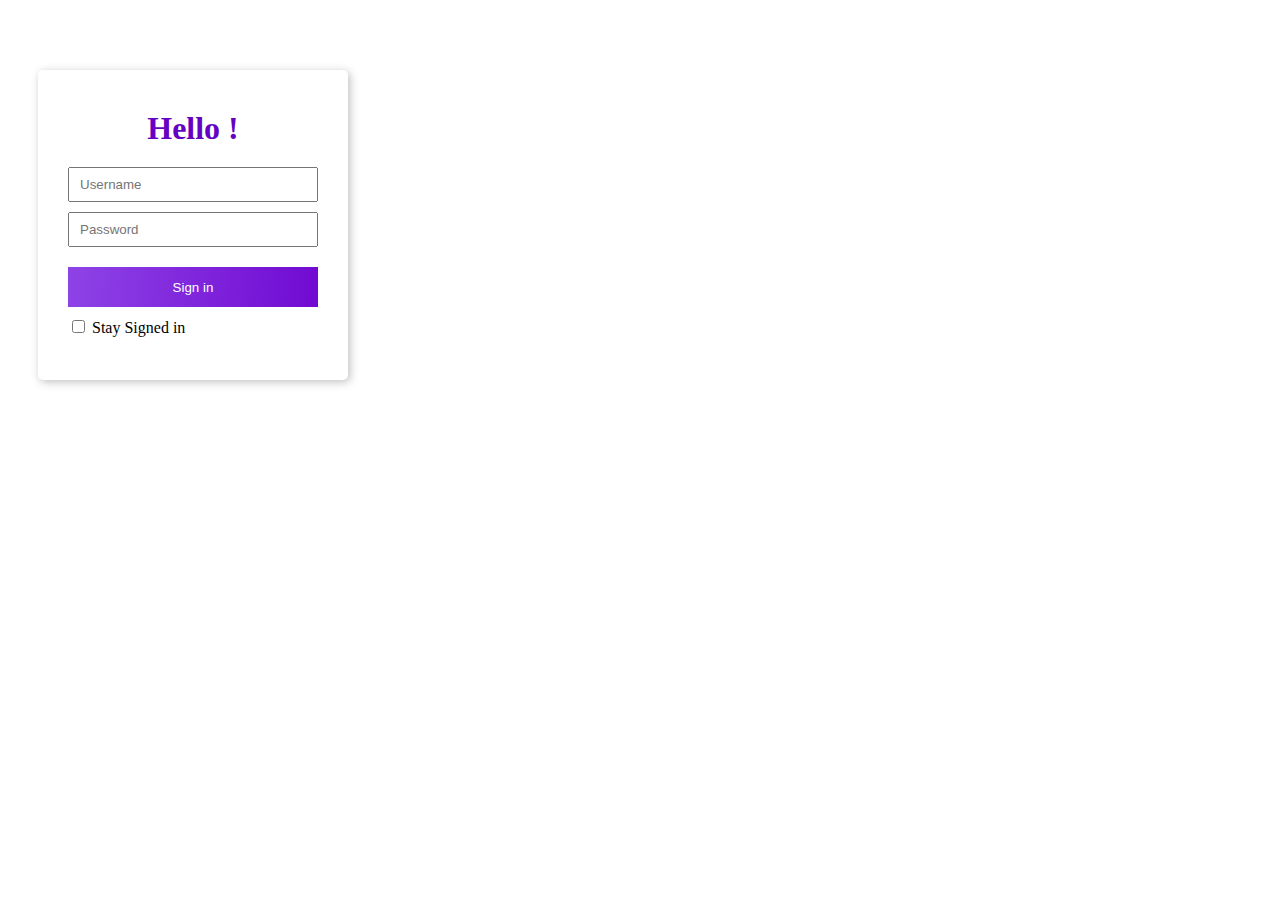
<file: input_tag/index.html>
<!DOCTYPE html>
<html lang="ko">
<head>
  <meta charset="UTF-8">
	<link rel="stylesheet" href="style.css">
  <title>JS with Codeit</title>
</head>
<body>
  <div id="form">
    <h1 class="title">Hello !</h1>
    <input type="text" id="username" class="input" placeholder="Username">
    <input type="password" id="password" class="input" placeholder="Password">
    <input type="button" id="submit" class="btn" value="Sign in">
    <input type="checkbox" id="checkbox">
    <label for="checkbox">Stay Signed in</label>
  </div>
  <script src="index.js"></script>
</body>
</html>
</file>
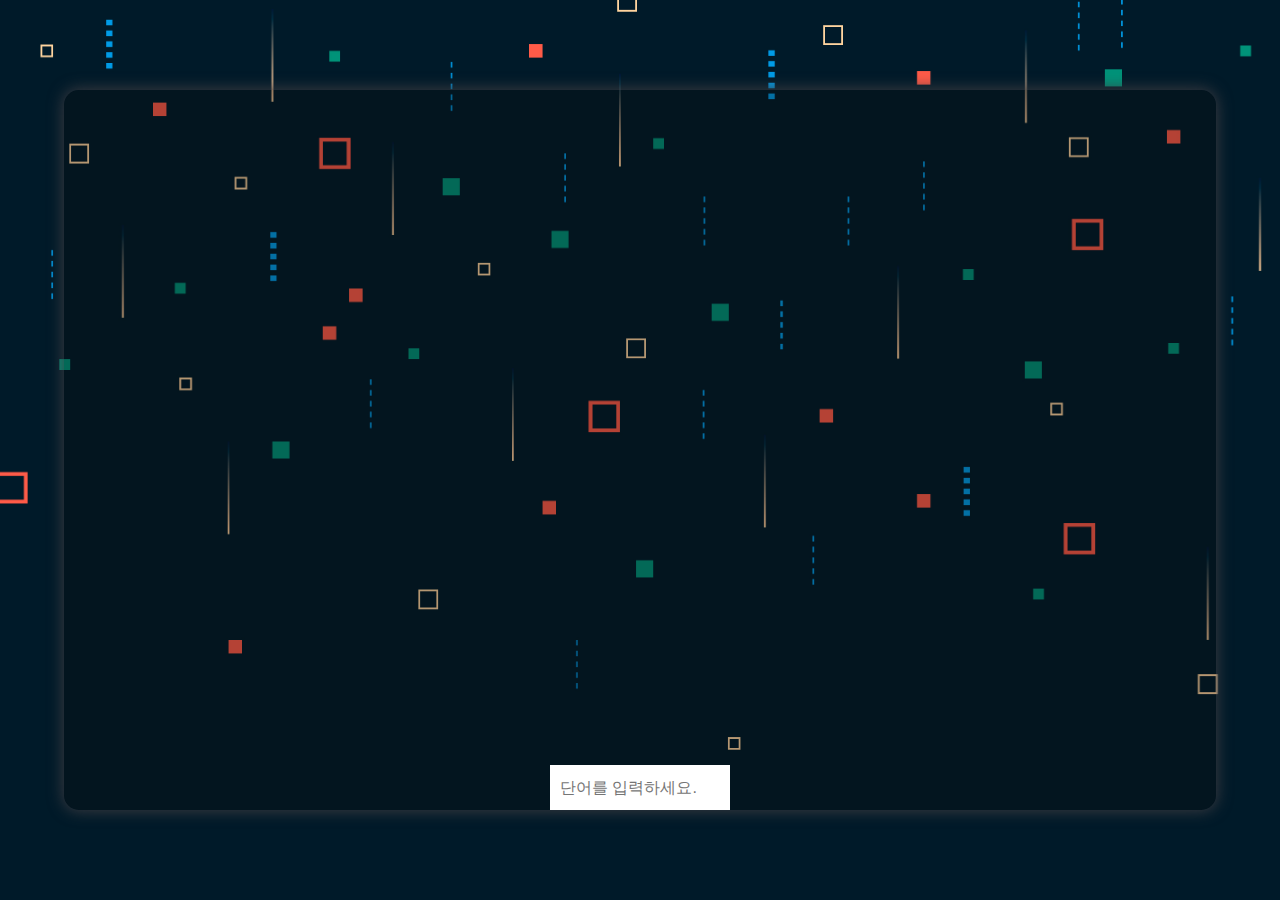
<file: 산성비 게임/index.html>
<!DOCTYPE html>
<html lang="ko">
    <head>
        <meta charset="UTF-8">
        <title>산성비 게임</title> 
        <link rel="stylesheet" href="./style.css">
    </head>
    <body>
    <!--입력창-->
        <div id="container">
            <input id="input" type="text" placeholder="단어를 입력하세요.">
        </div>
    <script src="./index.js"></script>
    <script src="./initializer.js"></script>
    </body>
</html>
</file>
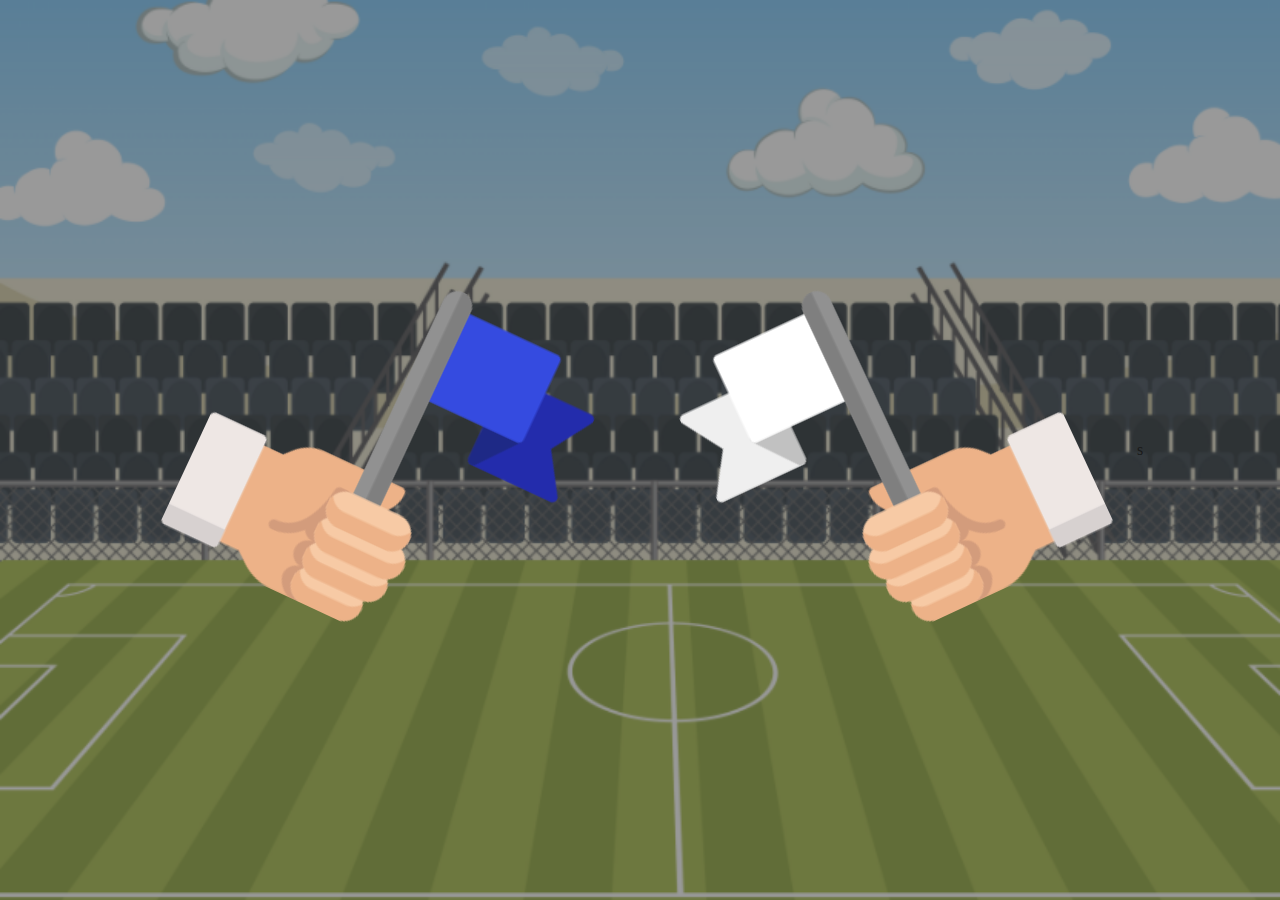
<file: 청기 백기/index.html>
<!DOCTYPE html>
<html lang="ko">
<head>
  <meta charset="UTF-8">
  <link rel="stylesheet" href="style.css">
  <title>청기 백기</title>
</head>
<body>
  <div class="container">
    <img src="imgs/flag-blue.png" alt="flag" class="flag flag-blue">
    <img src="imgs/flag-white.png" alt="flag" class="flag flag-white">
  </div>
  <script src="index.js"></script>
</body>
</html>s
</file>
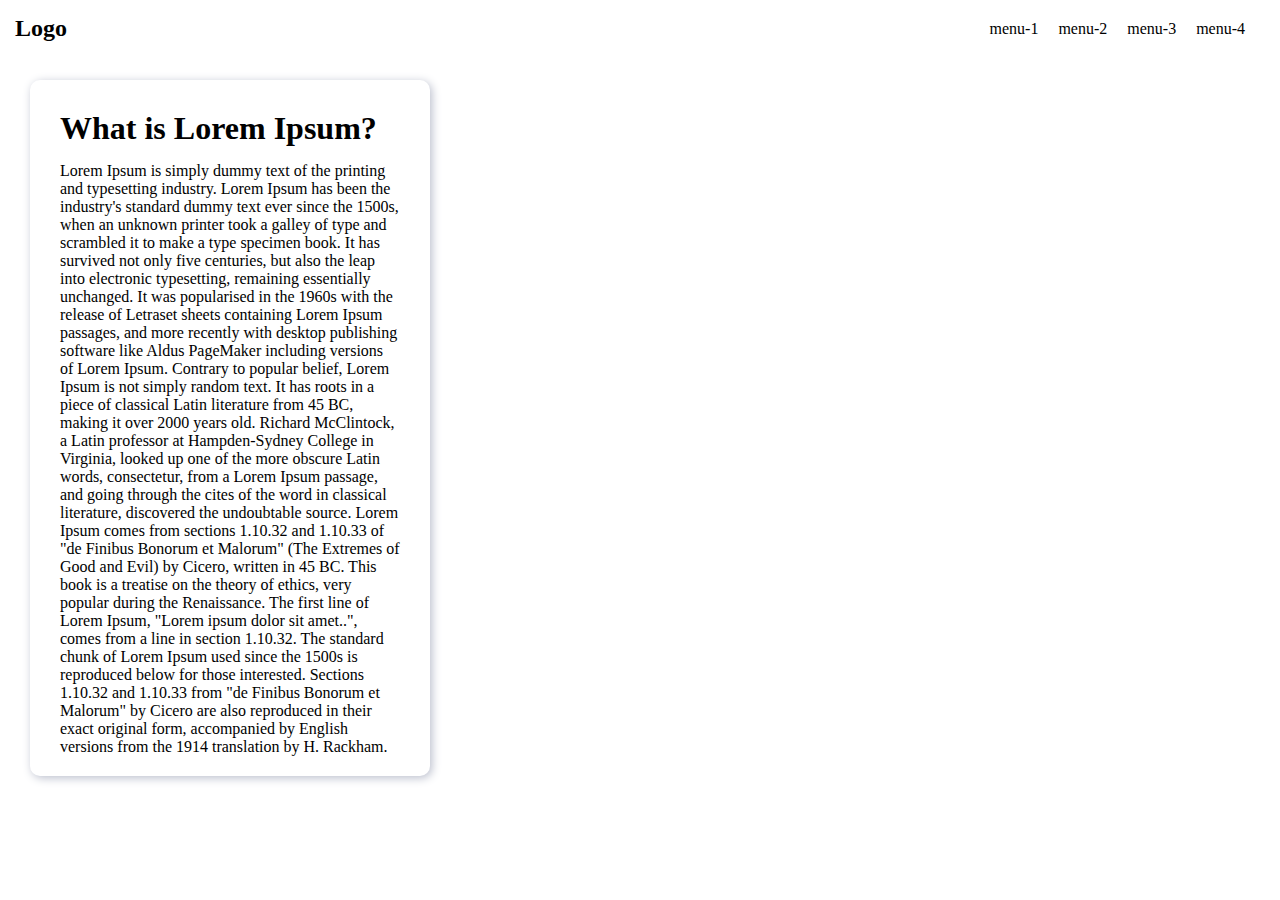
<file: event/scroll_event/index.html>
<!DOCTYPE html>
<html lang="ko">
<head>
  <meta charset="UTF-8">
	<link rel="stylesheet" href="style.css">
  <title>JS with Codeit</title>
</head>
<body>

  <div id="nav">
    <h2>Logo</h2>
    <ul class="menus">
      <li class="menu">menu-1</li>
      <li class="menu">menu-2</li>
      <li class="menu">menu-3</li>
      <li class="menu">menu-4</li>
    </ul>
  </div>

  <div id="content">
    <h1 class="title">
      What is Lorem Ipsum?
    </h1>
    <div class="text">
      Lorem Ipsum is simply dummy text of the printing and typesetting industry. 
      Lorem Ipsum has been the industry's standard dummy text ever since the 1500s, 
      when an unknown printer took a galley of type and scrambled it to make a type 
      specimen book. It has survived not only five centuries, 
      but also the leap into electronic typesetting, remaining essentially unchanged. 
      It was popularised in the 1960s with the release of Letraset sheets containing 
      Lorem Ipsum passages, and more recently with desktop publishing software like
      Aldus PageMaker including versions of Lorem Ipsum. 
      Contrary to popular belief, Lorem Ipsum is not simply random text. 
      It has roots in a piece of classical Latin literature from 45 BC, making it 
      over 2000 years old. Richard McClintock, a Latin professor at Hampden-Sydney 
      College in Virginia, looked up one of the more obscure Latin words,
      consectetur, from a Lorem Ipsum passage, and going through the cites of the word 
      in classical literature, discovered the undoubtable source. Lorem Ipsum comes from
      sections 1.10.32 and 1.10.33 of "de Finibus Bonorum et Malorum" 
      (The Extremes of Good and Evil) by Cicero, written in 45 BC. This book is a 
      treatise on the theory of ethics, very popular during the Renaissance. 
      The first line of Lorem Ipsum, "Lorem ipsum dolor sit amet..", 
      comes from a line in section 1.10.32.
      The standard chunk of Lorem Ipsum used since the 1500s is reproduced below for those interested. 
      Sections 1.10.32 and 1.10.33 from "de Finibus Bonorum et Malorum" by Cicero are also reproduced 
      in their exact original form, accompanied by English versions from the 1914 translation by H. Rackham.
    </div>
  </div>

  <div id="to-top">
    ▲Top
  </div>
  
  <script src="index.js"></script>
</body>
</html>
</file>
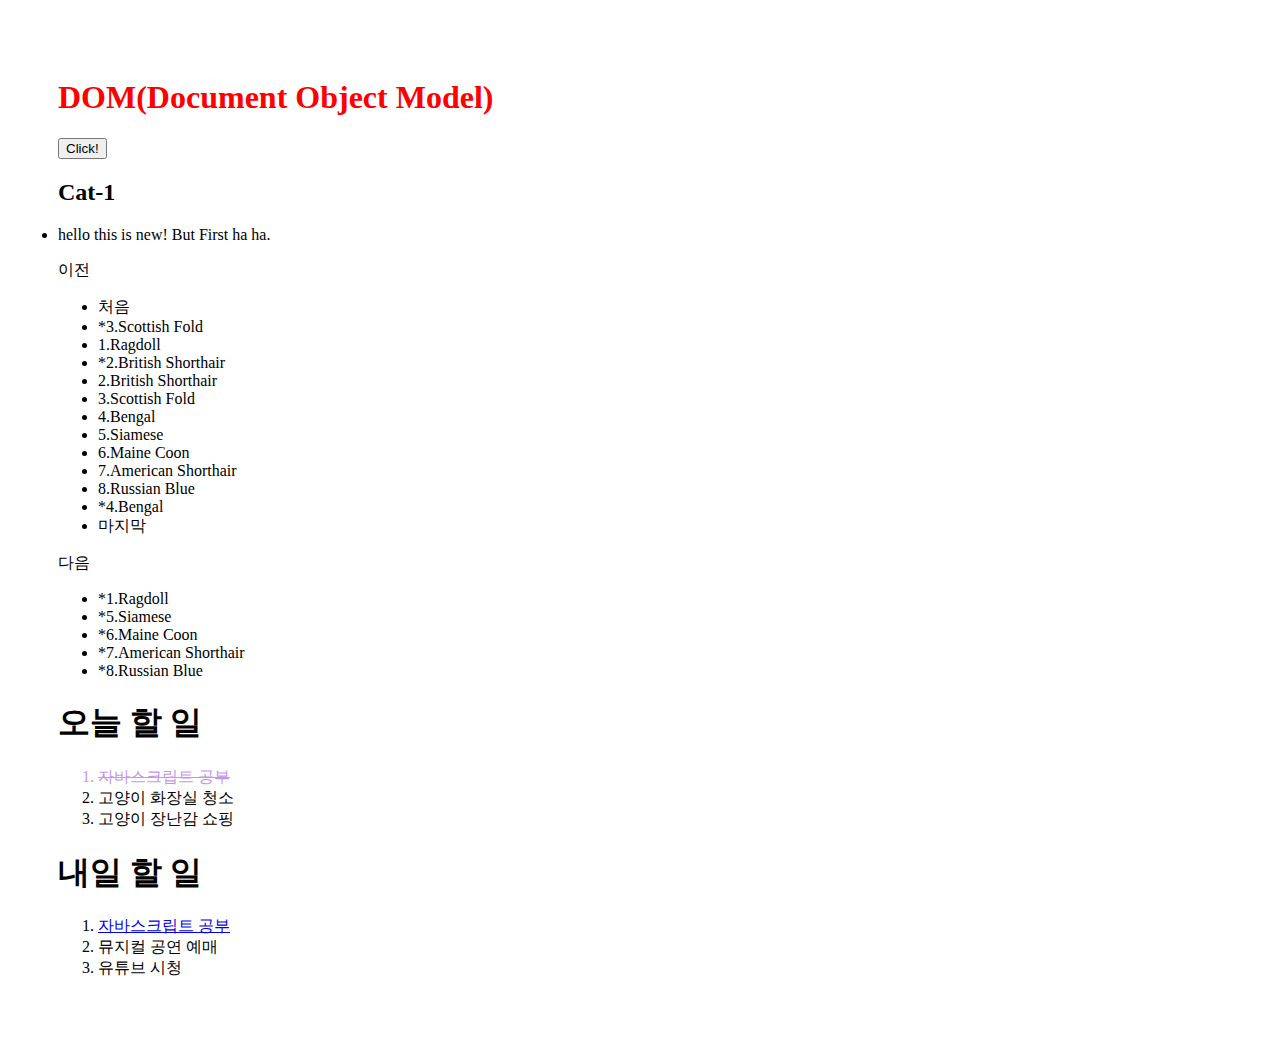
<file: event/event.html>
<!DOCTYPE html>
<html lang="ko">
<head>
  <meta charset="UTF-8">
  <link rel="stylesheet" href="./style.css">
  <title>JS with Codeit</title>
</head>
<body>
    <h1 id="title">DOM(Document Object Model)</h1>
  <div>
    <button id="myBtn">Click!</button>
  </div>
  <div>
    <h2 id="title-1">Cat-1</h1>
        <ul id="content">
          <li>this is the first</li>
        </ul>
    </div>
    <div>
        <ul id="new">
        <li>1.Ragdoll</li>
          <li>2.British Shorthair</li>
          <li>3.Scottish Fold</li>
          <li>4.Bengal</li>
          <li>5.Siamese</li>
          <li>6.Maine Coon</li>
          <li>7.American Shorthair</li>
          <li>8.Russian Blue</li>
          </ul>
  </div>
  <div>
        <ul id="third">
          <li>*1.Ragdoll</li>
          <li>*2.British Shorthair</li>
          <li>*3.Scottish Fold</li>
          <li>*4.Bengal</li>
          <li>*5.Siamese</li>
          <li>*6.Maine Coon</li>
          <li>*7.American Shorthair</li>
          <li>*8.Russian Blue</li>
        </ul>
    </div>
    <div>
        <h1>오늘 할 일</h1>
            <ol id="today">
          <li class="item">자바스크립트 공부</li>
                <li class="item">고양이 화장실 청소</li>
                <li class="item">고양이 장난감 쇼핑</li>
            </ol>
            <h1>내일 할 일</h1>
        <ol id="tomorrow" href="https://www.codeit.kr">
          <li class="item"><a href="https://developer.mozilla.org/ko/docs/Web/JavaScript">자바스크립트 공부</a></li>
                <li class="item">뮤지컬 공연 예매</li>
                <li class="item">유튜브 시청</li>
            </ol>
      </div>
  <script src="./event.js"></script>
</body>
</html>
</file>
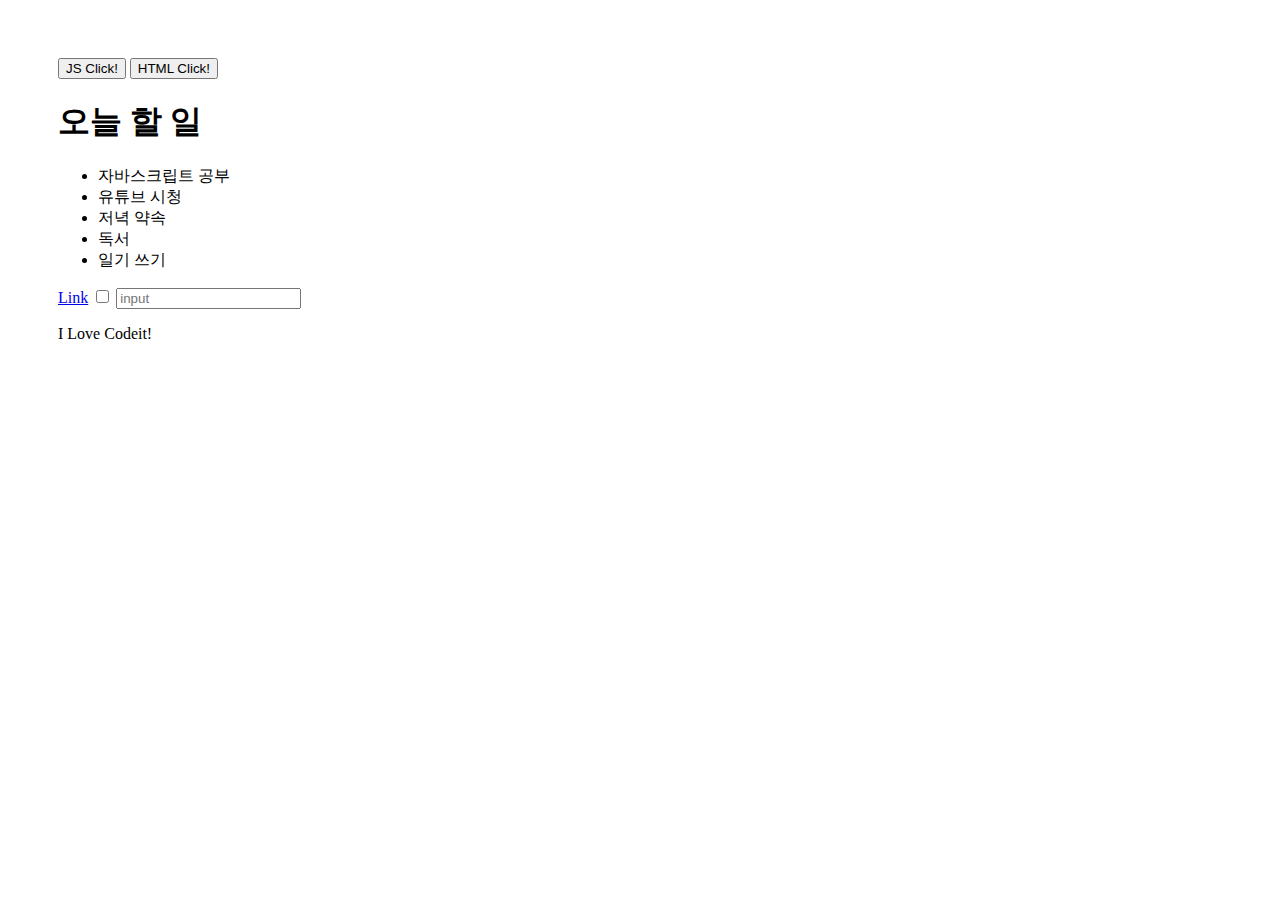
<file: event/event2.html>
<!DOCTYPE html>
<html lang="ko">
<head>
  <meta charset="UTF-8">
  <link rel="stylesheet" href="./style.css">
  <title>JS with Codeit</title>
</head>
<body>
  <div id="content">
    <button id="myBtn">JS Click!</button>
    <button onclick="console.log('Hello Codeit!')">HTML Click!</button>
    <h1 id="title">오늘 할 일</h1>
    <ul id="list">
      <li class="item">자바스크립트 공부</li>
      <li class="item">유튜브 시청</li>
      <li class="item">저녁 약속</li>
      <li class="item">독서</li>
    </ul>
    <a id="link" href="https://www.codeit.kr/">Link</a>
	<input type="checkbox" id="checkbox">
	<input type="text" id="input" placeholder="input">
	<p id="text">
		I Love Codeit!
	</p>
  </div>
  <script src="./event2.js"></script>
</body>
</html>
</file>
<file: input_tag/style.css>
#form {
	width: 250px;
	height: 250px;
	margin: 70px 30px;
	padding: 30px;
	box-shadow: 2px 2px 10px #bfbfbf;
	border-radius: 5px;
}

.title {
	margin: 10px 0 15px; 
	text-align: center;
	color: #6502C2;
}

.input {
	width: 100%;
	height: 35px;
	margin: 5px 0;
	padding: 5px 10px;
	box-sizing: border-box;
	cursor: pointer;
}

.btn {
	width: 100%;
	height: 40px;
	margin: 15px 0 10px;
	color: #FFFFFF;
	border: none;
	background-image: linear-gradient(276deg, #710AD2, #8E43E6);
}
</file>
<file: 산성비 게임/style.css>
* {
    box-sizing: border-box;
  }
  
  body {
      display: flex;
      justify-content: center;
      align-items: center;
      height: 100vh;
      margin: 0;
      padding: 0;
      background-image: url('imgs/background.jpg');
      background-size: cover;
      background-repeat: no-repeat;
  }
  
  #container {
      position: relative;
      width: 90%;
      height: 80%;
      box-shadow: 0 0 15px 1px #3b3b41;
      background-color: rgba(10, 10, 10, 0.3);
      border-radius: 15px;
  }
  
  #input {
      width: 180px;
      height: 45px;
      position: absolute;
      bottom: 0;
      left: 50%;
      padding: 10px;
      transform: translateX(-50%);
      font-size: 16px;
      border: none;
  }
  
  .word {
      position: absolute;
      color: #ffffff;
      font-size: 20px;
      font-weight: 500;
  }
</file>
<file: 청기 백기/style.css>
* {
    box-sizing: border-box;
  }
  
  body {
    display: flex;
    justify-content: center;
    align-items: center;
    height: 100vh;
    margin: 0;
    background-size: cover;
    background-position: center;
    background-image: url('imgs/bg.png');
    background-repeat: no-repeat;
  }
  
  body::before {
    display: block;
    position: absolute;
    top: 0;
    left: 0;
    width: 100%;
    height: 100%;
    background-color: #333333;
    opacity: 0.5;
    content: '';
  }
  
  .container {
    display: flex;
    justify-content: space-around;
    align-items: center;
    width: 80%;
    height: 500px;
    max-width: 1000px;
  }
  
  .flag {
    width: 35%;
    transition-duration: .3s;
  }
  
  .flag-blue {
    transform: rotate(25deg);
  }
  
  .flag-white {
    transform: rotate(-25deg) scaleX(-1);
  }
  
  .flag-blue.up {
    transform: rotate(-25deg) translateY(-40%);
  }
  
  .flag-white.up {
    transform: rotate(25deg) scaleX(-1) translateY(-40%);
  }
</file>
<file: event/scroll_event/style.css>
* {
	margin: 0;
	padding: 0;
	box-sizing: border-box;
}

body {
	padding: 80px 30px;
}

#nav {
	position: fixed;
	top: 0;
	left: 0;
	display: flex;
	justify-content: space-between;
	align-items: center;
	width: 100%;
	padding: 15px;
	background-color: #ffffff;
	transition-duration: .3s;
}

.menus {
	display: flex;	
}

.menu {
	margin-right: 20px;
	list-style: none;
}

#content {
	width: 400px;
	padding: 20px 30px;
	border-radius: 10px;
	box-shadow: 2px 2px 10px #BABECC;
}

.title {
	margin: 10px 0 15px; 
}

#to-top {
	position: fixed;
	right: 50px;
	bottom: 30px;
	display: flex;
	align-items: center;
	justify-content: center;
	width: 50px;
	height: 50px;
	border-radius: 50%;
	background-color: #fefefe;
	box-shadow: 2px 2px 10px #bfbfbf;
	visibility: hidden;
	opacity: 0;
	transition-duration: .3s;
	cursor: pointer;
}

.shadow {
	box-shadow: 2px 2px 10px #bfbfbf;
}

#to-top.show {
	visibility: visible;
	opacity: 1;
}
</file>
<file: event/style.css>
.done{
    opacity: 0.5;
    text-decoration: line-through;
    color:blueviolet
}
* {
	box-sizing: border-box;
}

body {
	padding: 50px;
}

.box {
	display: flex;
	width: 250px;
	height: 250px;
}

#box1 {
	justify-content: center;
	align-items: center;
	margin-bottom: 40px;
	font-size: 35px;
	background-color: #acfffc;
}

#box2 {
	flex-flow: row wrap;
	position: relative;
	padding: 35px;
	background-color: #b6ffaa;
}

#box2 .title {
	position: absolute;
	top: 8px;
	left: 0;
	width: 100%;
	font-size: 18px;
	font-weight: 500;
	text-align: center;
}

.cell {
	width: 50%;
	display: flex;
	justify-content: center;
	align-items: center;
	font-size: 30px;
	font-weight: 900;
	opacity: .1;
}

.on {
	opacity: 1;
}

#cell-1,
#cell-4 {
	color: #FFFFFF;
	background-color: #000000;
}

#cell-2,
#cell-3 {
	color: #000000;
	background-color: #FFFFFF;
}

#box3 {
    background-color: #B6FFAA;
  }
  
  #box4 {
    background-color: #ACFFFC;
  }
  
  .title {
    display: inline-block;
    padding: 20px;
    font-size: 18px;
    text-align: center;
    background-color: #FFFFFF;
    border: 1px solid #333333;
  }
.bbox{
    display: inline-block;
  width: 200px;
  margin: 20px;
  padding: 60px 35px;
}
</file>
